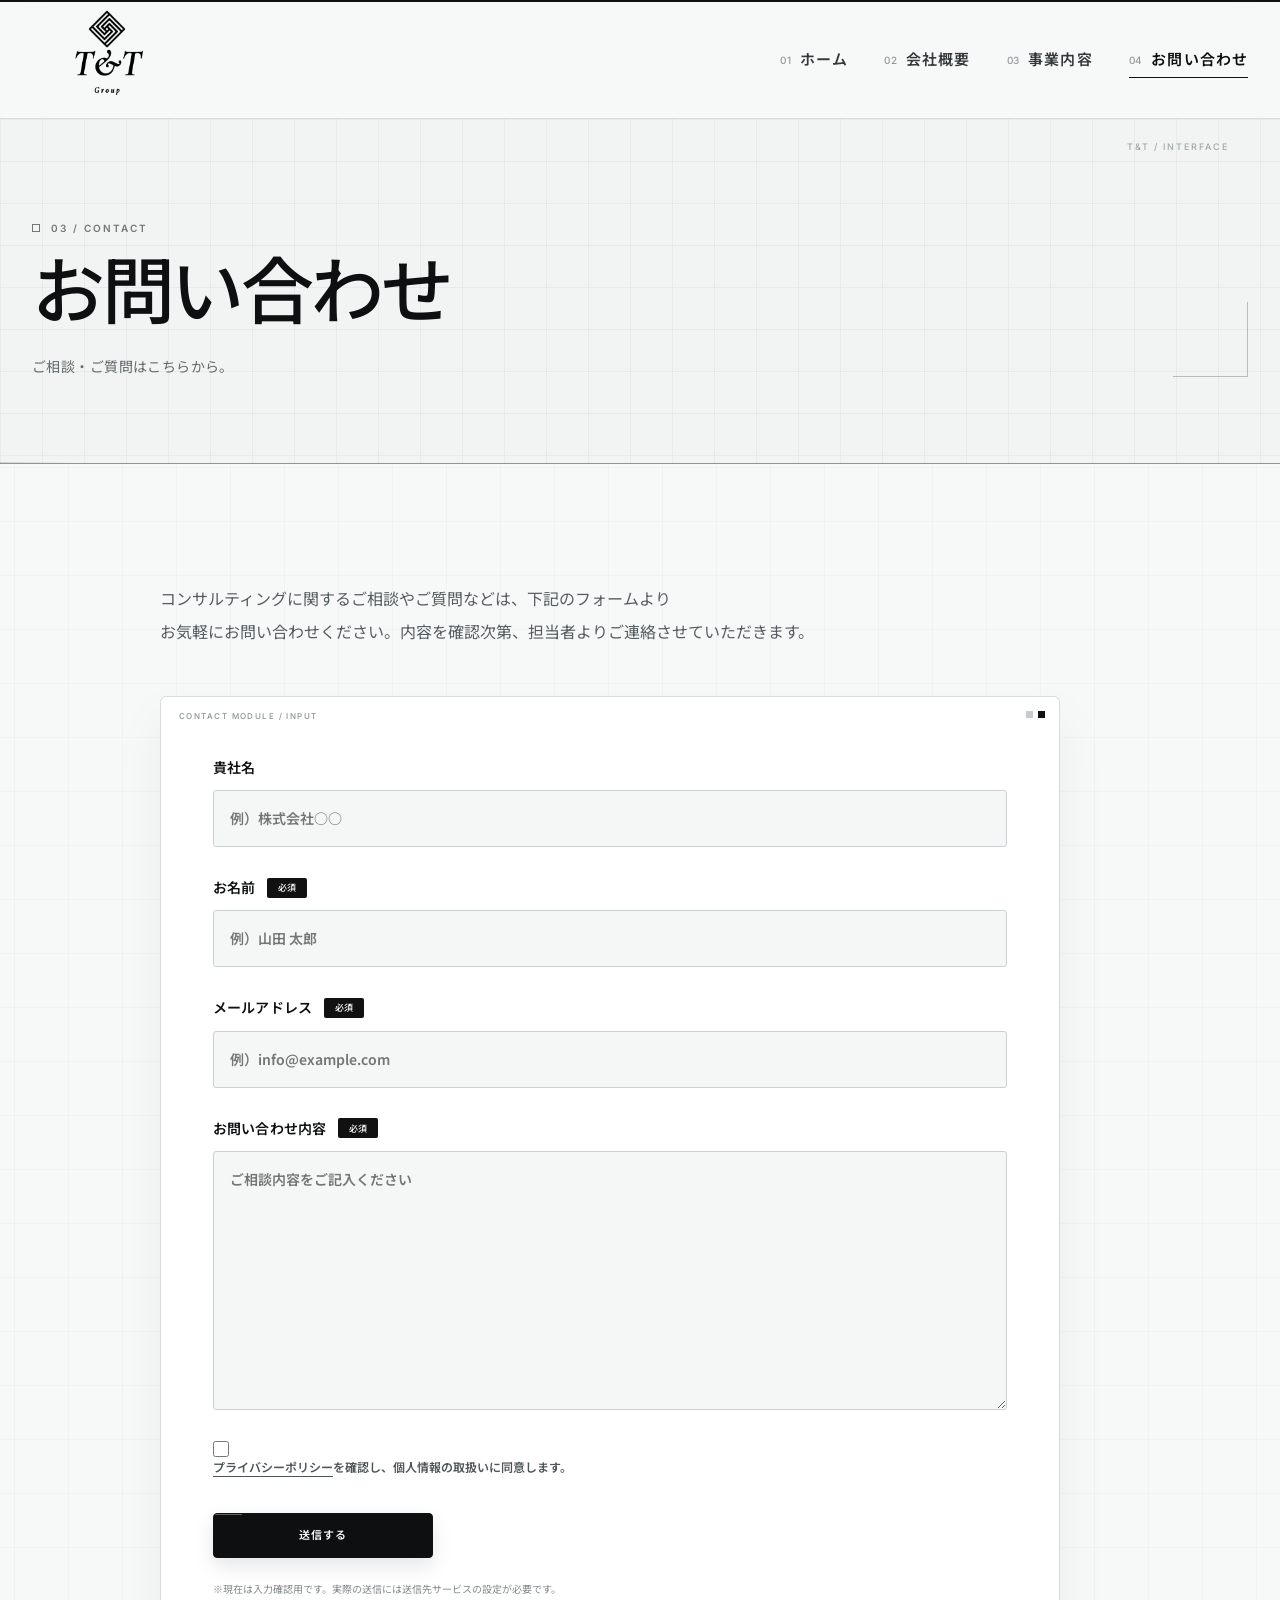
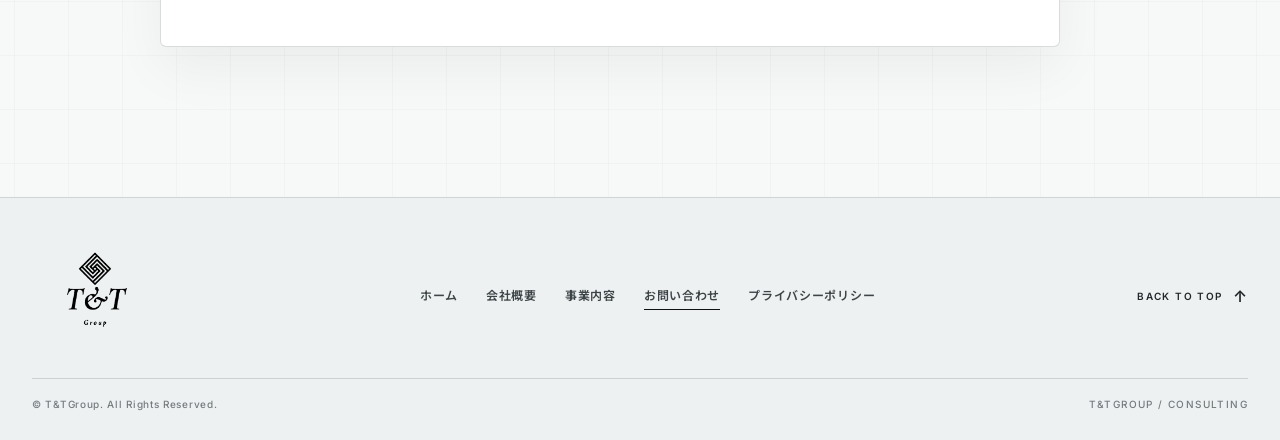
<file: contact.html>
<!doctype html>
<html lang="ja">
<head>
  <meta charset="utf-8">
  <meta name="viewport" content="width=device-width, initial-scale=1">
  <meta name="description" content="コンサルティングに関するご相談・ご質問はT&TGroupへお問い合わせください。">
  <meta property="og:locale" content="ja_JP">
  <meta property="og:type" content="website">
  <meta property="og:site_name" content="T&TGroup">
  <meta property="og:title" content="お問い合わせ | T&TGroup">
  <meta property="og:description" content="コンサルティングに関するご相談・ご質問はT&TGroupへお問い合わせください。">
  <meta property="og:image" content="https://images.pexels.com/photos/7433857/pexels-photo-7433857.jpeg?auto=compress&amp;cs=tinysrgb&amp;w=1600">
  <meta property="og:image:alt" content="ビジネスミーティングで資料を確認するイメージ">
  <meta name="twitter:card" content="summary_large_image">
  <meta name="twitter:title" content="お問い合わせ | T&TGroup">
  <meta name="twitter:description" content="コンサルティングに関するご相談・ご質問はT&TGroupへお問い合わせください。">
  <meta name="twitter:image" content="https://images.pexels.com/photos/7433857/pexels-photo-7433857.jpeg?auto=compress&amp;cs=tinysrgb&amp;w=1600">
  <title>お問い合わせ | T&TGroup</title>
  <link rel="icon" type="image/png" href="assets/logo.png">
  <link rel="apple-touch-icon" href="assets/logo.png">
  <link rel="preconnect" href="https://fonts.googleapis.com">
  <link rel="preconnect" href="https://fonts.gstatic.com" crossorigin>
  <link href="https://fonts.googleapis.com/css2?family=Inter:wght@400;500;600&family=Noto+Sans+JP:wght@400;500;700&display=swap" rel="stylesheet">
  <link rel="stylesheet" href="css/style.css">
  <link rel="stylesheet" href="css/subpages.css">
  <link rel="stylesheet" href="css/animations.css">
  <link rel="stylesheet" href="css/responsive-ja.css?v=20260908-3">
  <link rel="stylesheet" href="css/polish.css">
</head>
<body id="top">
<header class="site-header"><div class="container header-inner"><a class="logo-link" href="index.html"><img src="assets/logo.png" alt="T&TGroup"></a><button class="menu-button" type="button" aria-expanded="false" aria-controls="site-nav">MENU</button><nav id="site-nav" class="site-nav"><a href="index.html">ホーム</a><a href="about.html">会社概要</a><a href="service.html">事業内容</a><a href="contact.html" aria-current="page">お問い合わせ</a></nav></div></header>
<main>
<section class="page-hero"><div class="container"><p class="section-index">03 / CONTACT</p><h1>お問い合わせ</h1><p class="jp-flow"><span class="jp-phrase">ご相談・ご質問は</span><wbr><span class="jp-phrase">こちらから。</span></p></div></section>
<section class="contact-section section"><div class="container contact-container"><div class="contact-lead"><p class="contact-phrase-flow"><span class="jp-phrase">コンサルティングに関する</span><wbr><span class="jp-phrase">ご相談やご質問などは、</span><wbr><span class="jp-phrase">下記のフォームより</span><wbr><span class="jp-phrase">お気軽にお問い合わせください。</span><wbr><span class="jp-phrase">内容を確認次第、</span><wbr><span class="jp-phrase">担当者よりご連絡させていただきます。</span></p></div><form class="contact-form contact-form-box" id="contact-form"><label><span class="form-label">貴社名</span><input name="company" type="text" autocomplete="organization" placeholder="例）株式会社○○"></label><label><span class="form-label">お名前 <em>必須</em></span><input name="name" type="text" autocomplete="name" placeholder="例）山田 太郎" required></label><label><span class="form-label">メールアドレス <em>必須</em></span><input name="email" type="email" autocomplete="email" placeholder="例）info@example.com" required></label><label><span class="form-label">お問い合わせ内容 <em>必須</em></span><textarea name="message" rows="9" placeholder="ご相談内容をご記入ください" required></textarea></label><label class="privacy-consent"><input name="privacy-consent" type="checkbox" required><span><a href="privacy.html">プライバシーポリシー</a>を確認し、個人情報の取扱いに同意します。</span></label><button class="button button-dark contact-submit" type="submit">送信する</button><p class="form-note jp-flow"><span class="jp-phrase">※現在は入力確認用です。</span><wbr><span class="jp-phrase">実際の送信には</span><wbr><span class="jp-phrase">送信先サービスの設定が必要です。</span></p></form></div></section>
</main>
<footer class="site-footer"><div class="container"><div class="footer-main"><a class="footer-logo" href="index.html"><img src="assets/logo.png" alt="T&TGroup"></a><nav class="footer-nav" aria-label="フッターナビ"><a href="index.html">ホーム</a><a href="about.html">会社概要</a><a href="service.html">事業内容</a><a href="contact.html" aria-current="page">お問い合わせ</a><a href="privacy.html">プライバシーポリシー</a></nav><a class="back-to-top" href="#top">BACK TO TOP <span>↑</span></a></div><div class="footer-meta"><p>© T&amp;TGroup. All Rights Reserved.</p><p>T&amp;TGROUP / CONSULTING</p></div></div></footer>
<script src="js/main.js"></script>
</body>
</html>
</file>
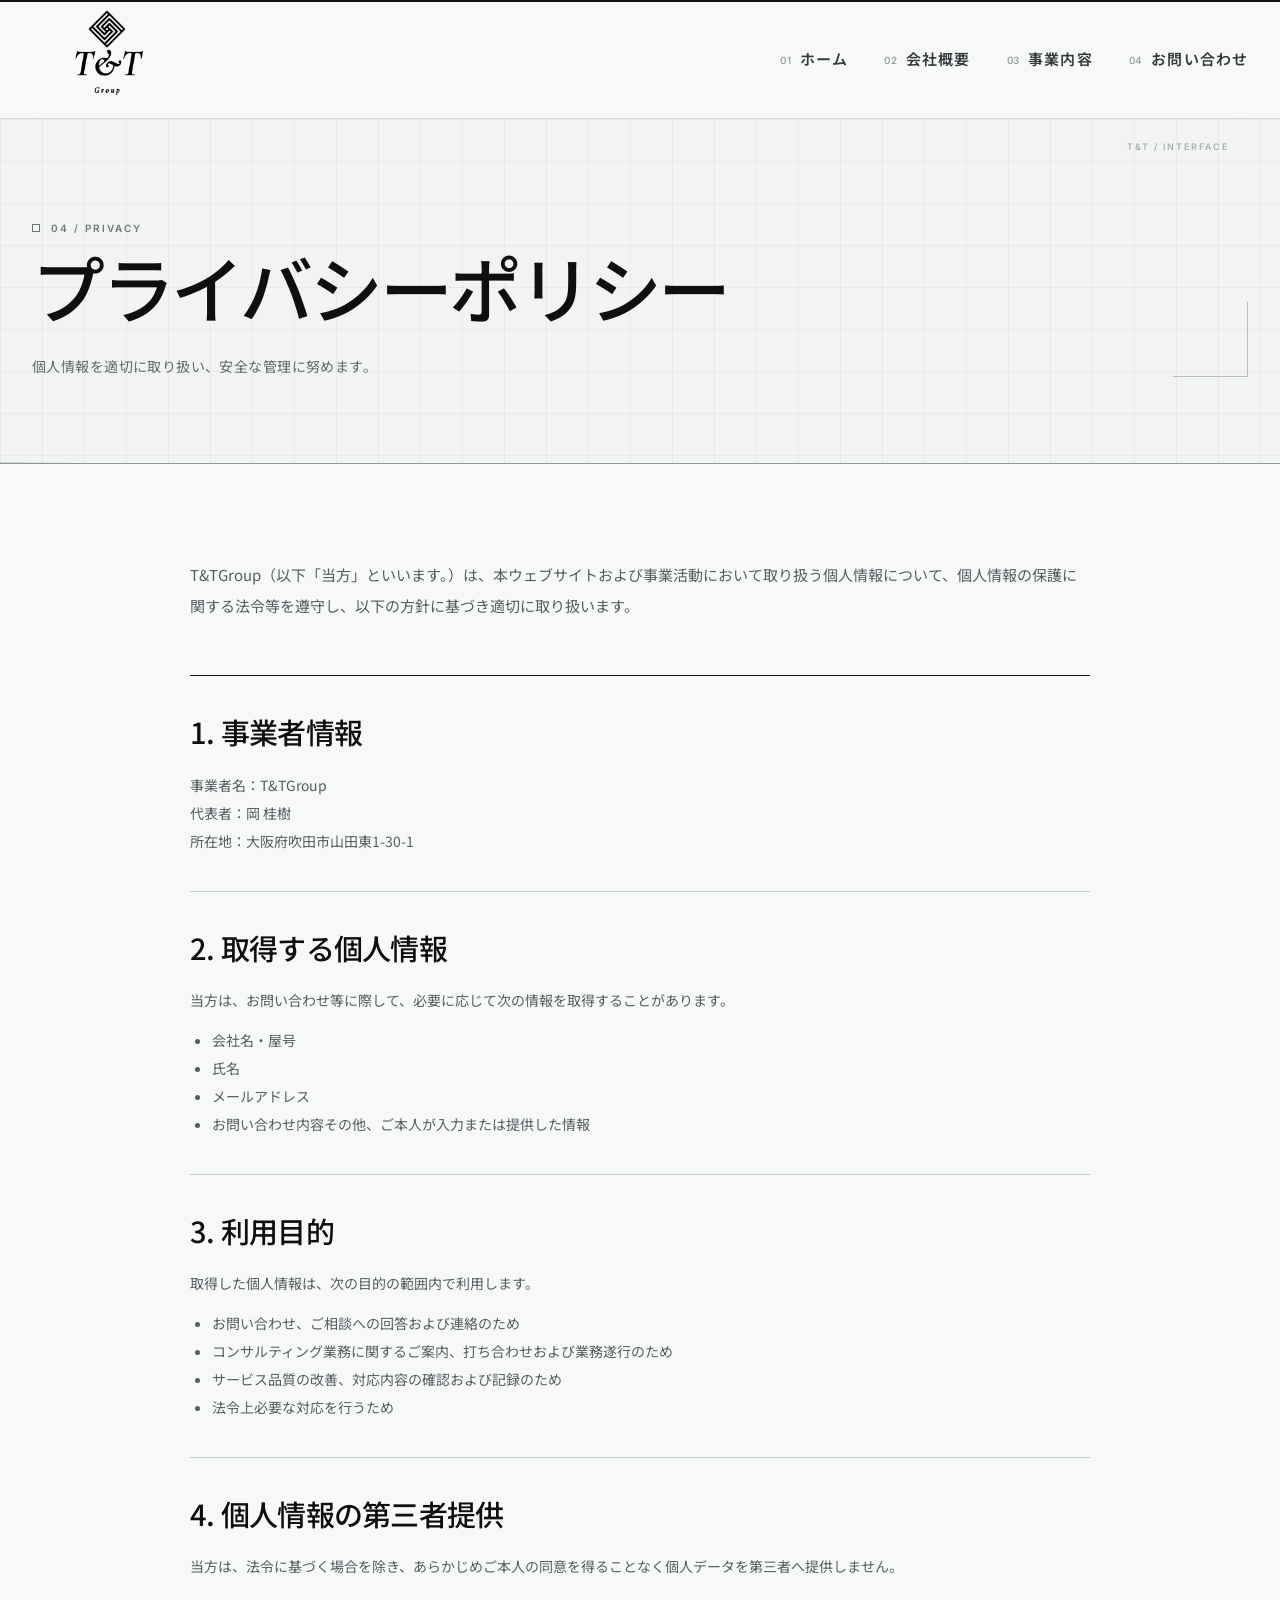
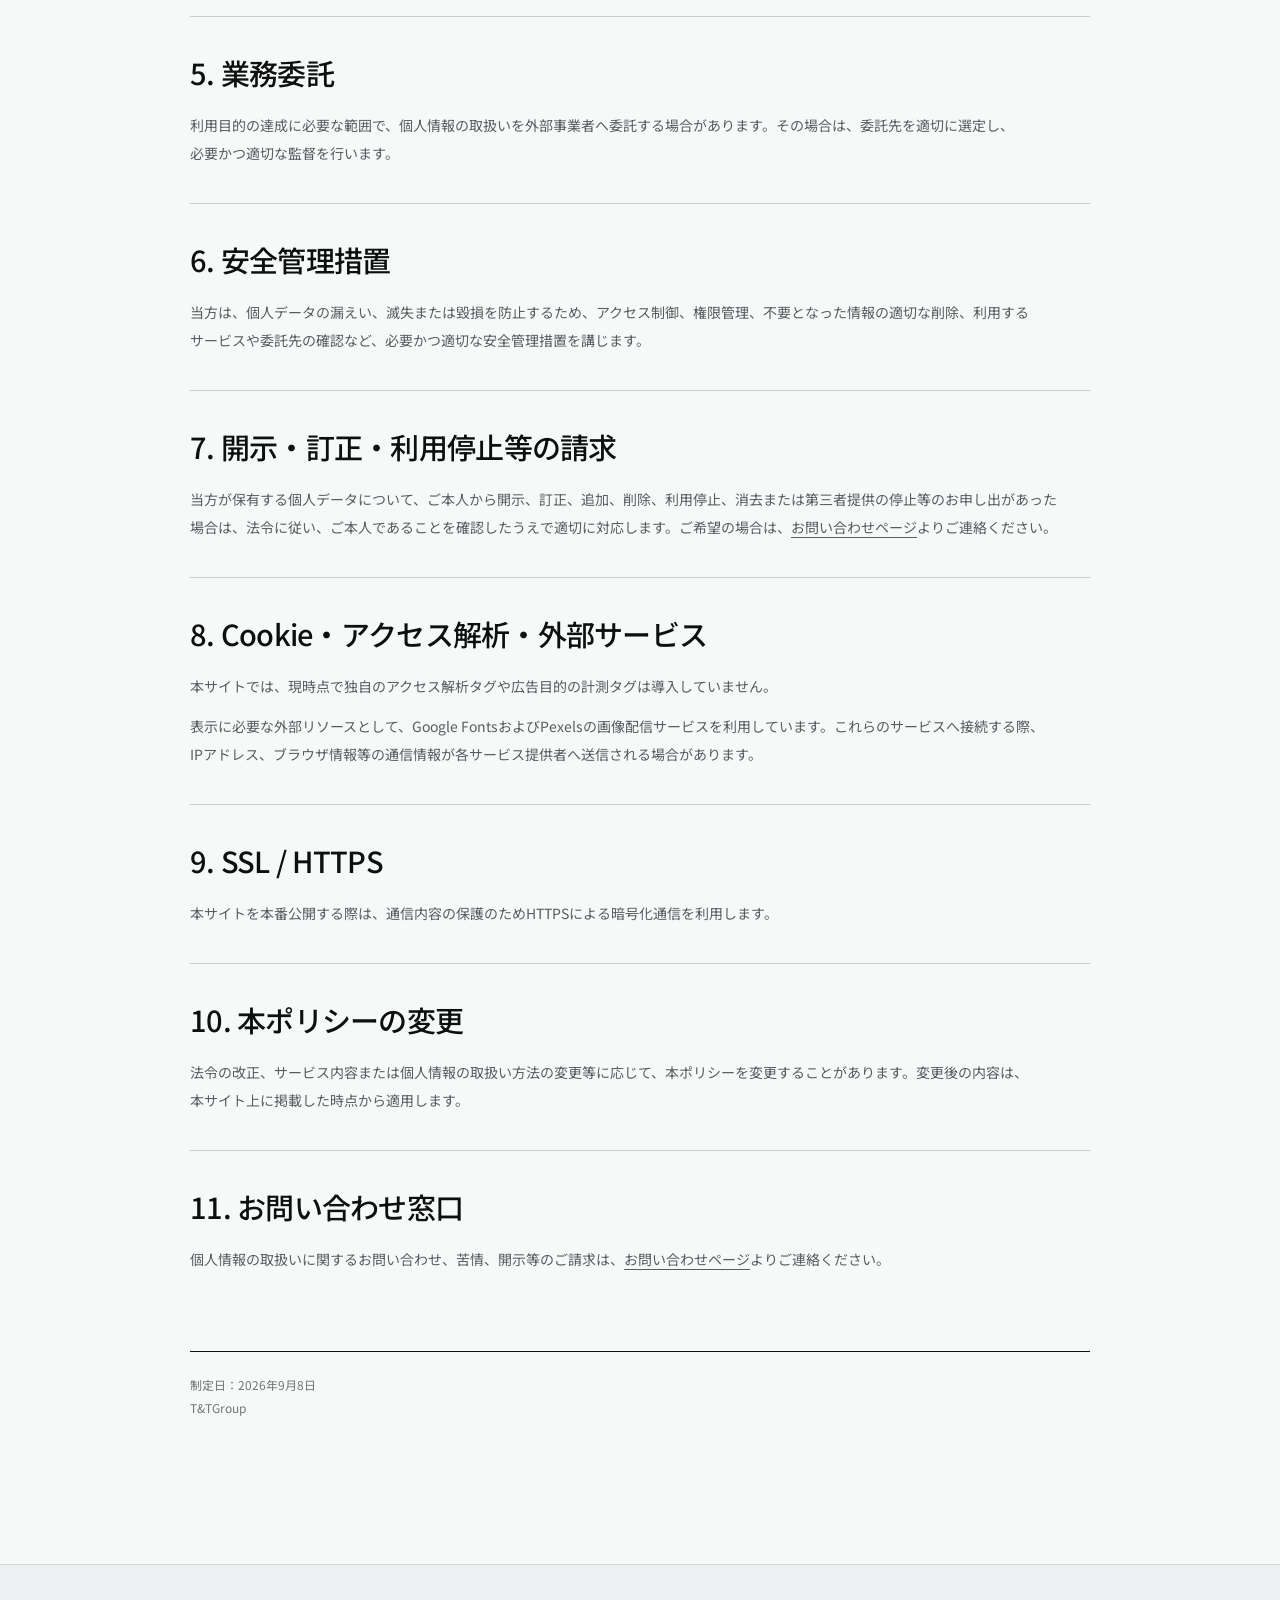
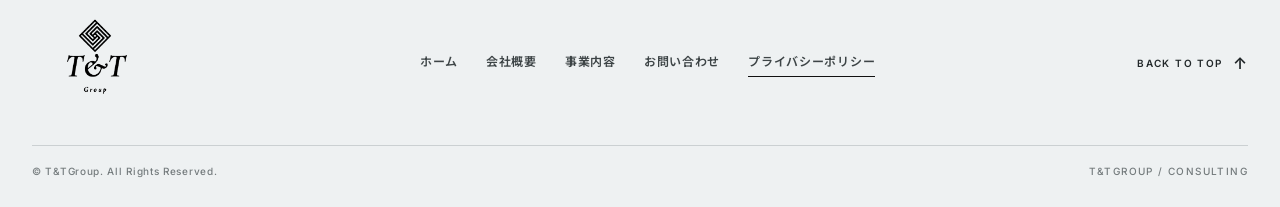
<file: privacy.html>
<!doctype html>
<html lang="ja">
<head>
  <meta charset="utf-8">
  <meta name="viewport" content="width=device-width, initial-scale=1">
  <meta name="description" content="T&TGroupの個人情報の取扱いに関する方針をご案内します。">
  <meta property="og:locale" content="ja_JP">
  <meta property="og:type" content="website">
  <meta property="og:site_name" content="T&TGroup">
  <meta property="og:title" content="プライバシーポリシー | T&TGroup">
  <meta property="og:description" content="T&TGroupの個人情報の取扱いに関する方針をご案内します。">
  <meta property="og:image" content="https://images.pexels.com/photos/7433857/pexels-photo-7433857.jpeg?auto=compress&amp;cs=tinysrgb&amp;w=1600">
  <meta property="og:image:alt" content="ビジネスミーティングで資料を確認するイメージ">
  <meta name="twitter:card" content="summary_large_image">
  <meta name="twitter:title" content="プライバシーポリシー | T&TGroup">
  <meta name="twitter:description" content="T&TGroupの個人情報の取扱いに関する方針をご案内します。">
  <meta name="twitter:image" content="https://images.pexels.com/photos/7433857/pexels-photo-7433857.jpeg?auto=compress&amp;cs=tinysrgb&amp;w=1600">
  <title>プライバシーポリシー | T&TGroup</title>
  <link rel="icon" type="image/png" href="assets/logo.png">
  <link rel="apple-touch-icon" href="assets/logo.png">
  <link rel="preconnect" href="https://fonts.googleapis.com">
  <link rel="preconnect" href="https://fonts.gstatic.com" crossorigin>
  <link href="https://fonts.googleapis.com/css2?family=Inter:wght@400;500;600&family=Noto+Sans+JP:wght@400;500;700&display=swap" rel="stylesheet">
  <link rel="stylesheet" href="css/style.css">
  <link rel="stylesheet" href="css/subpages.css">
  <link rel="stylesheet" href="css/animations.css">
  <link rel="stylesheet" href="css/responsive-ja.css?v=20260908-3">
  <link rel="stylesheet" href="css/polish.css">
</head>
<body id="top">
<header class="site-header"><div class="container header-inner"><a class="logo-link" href="index.html"><img src="assets/logo.png" alt="T&TGroup"></a><button class="menu-button" type="button" aria-expanded="false" aria-controls="site-nav">MENU</button><nav id="site-nav" class="site-nav"><a href="index.html">ホーム</a><a href="about.html">会社概要</a><a href="service.html">事業内容</a><a href="contact.html">お問い合わせ</a></nav></div></header>
<main>
<section class="page-hero"><div class="container"><p class="section-index">04 / PRIVACY</p><h1>プライバシーポリシー</h1><p class="jp-flow"><span class="jp-phrase">個人情報を適切に取り扱い、</span><wbr><span class="jp-phrase">安全な管理に努めます。</span></p></div></section>
<section class="privacy-section section"><div class="container privacy-wrap">
  <p class="privacy-lead jp-flow"><span class="jp-phrase">T&amp;TGroup（以下「当方」といいます。）は、</span><wbr><span class="jp-phrase">本ウェブサイトおよび事業活動において取り扱う個人情報について、</span><wbr><span class="jp-phrase">個人情報の保護に関する法令等を遵守し、</span><wbr><span class="jp-phrase">以下の方針に基づき適切に取り扱います。</span></p>

  <section class="privacy-block"><h2>1. 事業者情報</h2><p>事業者名：T&amp;TGroup<br>代表者：岡 桂樹<br>所在地：大阪府吹田市山田東1-30-1</p></section>

  <section class="privacy-block"><h2>2. 取得する個人情報</h2><p>当方は、お問い合わせ等に際して、必要に応じて次の情報を取得することがあります。</p><ul><li>会社名・屋号</li><li>氏名</li><li>メールアドレス</li><li>お問い合わせ内容その他、ご本人が入力または提供した情報</li></ul></section>

  <section class="privacy-block"><h2>3. 利用目的</h2><p>取得した個人情報は、次の目的の範囲内で利用します。</p><ul><li>お問い合わせ、ご相談への回答および連絡のため</li><li>コンサルティング業務に関するご案内、打ち合わせおよび業務遂行のため</li><li>サービス品質の改善、対応内容の確認および記録のため</li><li>法令上必要な対応を行うため</li></ul></section>

  <section class="privacy-block"><h2>4. 個人情報の第三者提供</h2><p>当方は、法令に基づく場合を除き、あらかじめご本人の同意を得ることなく個人データを第三者へ提供しません。</p></section>

  <section class="privacy-block"><h2>5. 業務委託</h2><p>利用目的の達成に必要な範囲で、個人情報の取扱いを外部事業者へ委託する場合があります。その場合は、委託先を適切に選定し、必要かつ適切な監督を行います。</p></section>

  <section class="privacy-block"><h2>6. 安全管理措置</h2><p>当方は、個人データの漏えい、滅失または毀損を防止するため、アクセス制御、権限管理、不要となった情報の適切な削除、利用するサービスや委託先の確認など、必要かつ適切な安全管理措置を講じます。</p></section>

  <section class="privacy-block"><h2>7. 開示・訂正・利用停止等の請求</h2><p>当方が保有する個人データについて、ご本人から開示、訂正、追加、削除、利用停止、消去または第三者提供の停止等のお申し出があった場合は、法令に従い、ご本人であることを確認したうえで適切に対応します。ご希望の場合は、<a href="contact.html">お問い合わせページ</a>よりご連絡ください。</p></section>

  <section class="privacy-block"><h2>8. Cookie・アクセス解析・外部サービス</h2><p>本サイトでは、現時点で独自のアクセス解析タグや広告目的の計測タグは導入していません。</p><p>表示に必要な外部リソースとして、Google FontsおよびPexelsの画像配信サービスを利用しています。これらのサービスへ接続する際、IPアドレス、ブラウザ情報等の通信情報が各サービス提供者へ送信される場合があります。</p></section>

  <section class="privacy-block"><h2>9. SSL / HTTPS</h2><p>本サイトを本番公開する際は、通信内容の保護のためHTTPSによる暗号化通信を利用します。</p></section>

  <section class="privacy-block"><h2>10. 本ポリシーの変更</h2><p>法令の改正、サービス内容または個人情報の取扱い方法の変更等に応じて、本ポリシーを変更することがあります。変更後の内容は、本サイト上に掲載した時点から適用します。</p></section>

  <section class="privacy-block"><h2>11. お問い合わせ窓口</h2><p>個人情報の取扱いに関するお問い合わせ、苦情、開示等のご請求は、<a href="contact.html">お問い合わせページ</a>よりご連絡ください。</p></section>

  <p class="privacy-meta">制定日：2026年9月8日<br>T&amp;TGroup</p>
</div></section>
</main>
<footer class="site-footer"><div class="container"><div class="footer-main"><a class="footer-logo" href="index.html"><img src="assets/logo.png" alt="T&TGroup"></a><nav class="footer-nav" aria-label="フッターナビ"><a href="index.html">ホーム</a><a href="about.html">会社概要</a><a href="service.html">事業内容</a><a href="contact.html">お問い合わせ</a><a href="privacy.html" aria-current="page">プライバシーポリシー</a></nav><a class="back-to-top" href="#top">BACK TO TOP <span>↑</span></a></div><div class="footer-meta"><p>© T&amp;TGroup. All Rights Reserved.</p><p>T&amp;TGROUP / CONSULTING</p></div></div></footer>
<script src="js/main.js"></script>
</body>
</html>
</file>
<file: css/style.css>
:root{
  --ink:#0d0f10;
  --muted:#666d70;
  --line:#cfd4d6;
  --line-dark:#8e9699;
  --paper:#f7f8f8;
  --surface:#ffffff;
  --soft:#eef1f2;
  --panel:#f2f4f4;
  --max:1240px;
}

*{box-sizing:border-box}
html{scroll-behavior:smooth}
body{
  margin:0;
  background:var(--paper);
  color:var(--ink);
  font-family:"Noto Sans JP",sans-serif;
  line-height:1.8;
  -webkit-font-smoothing:antialiased;
  text-rendering:optimizeLegibility;
}
img{max-width:100%}
a{color:inherit;text-decoration:none}
button,input,textarea{font:inherit}
::selection{background:#111;color:#fff}
.container{width:min(calc(100% - 64px),var(--max));margin:auto}

/* Japanese responsive typography */
h1,h2,h3,.hero-copy,.body-copy,.service-lead,.contact-lead p{
  line-break:strict;
  word-break:normal;
  overflow-wrap:normal;
}
h1,h2,h3{text-wrap:balance}
p{text-wrap:pretty}
.jp-line{display:block;white-space:nowrap}
.jp-phrase{display:inline-block;white-space:nowrap}

/* Header */
.site-header{
  position:sticky;
  top:0;
  z-index:20;
  background:rgba(247,248,248,.90);
  border-top:2px solid #111;
  border-bottom:1px solid rgba(13,15,16,.12);
  backdrop-filter:blur(18px);
  -webkit-backdrop-filter:blur(18px);
}
.header-inner{min-height:88px;display:flex;align-items:center;justify-content:space-between;gap:36px}
.logo-link{display:flex;align-items:center;flex:0 0 auto}
.logo-link img{width:102px;height:70px;object-fit:contain}
.site-nav{display:flex;align-items:center;gap:32px;counter-reset:nav;font:600 13px/1.2 Inter,"Noto Sans JP",sans-serif;letter-spacing:.075em}
.site-nav a{counter-increment:nav;position:relative;display:grid;grid-template-columns:auto auto;align-items:center;gap:8px;padding:10px 0;color:#34393b;transition:color .25s ease}
.site-nav a::before{content:"0" counter(nav);font:500 9px/1 Inter,sans-serif;color:#92999c;letter-spacing:.08em}
.site-nav a::after{content:"";position:absolute;left:0;right:0;bottom:1px;height:1px;background:#111;transform:scaleX(0);transform-origin:right;transition:transform .28s ease}
.site-nav a:hover,.site-nav a[aria-current=page]{color:#0d0f10}
.site-nav a:hover::after,.site-nav a[aria-current=page]::after{transform:scaleX(1);transform-origin:left}
.menu-button{display:none;border:0;background:transparent;padding:10px 0;font:600 12px Inter,sans-serif;letter-spacing:.16em;color:#111}

/* Shared labels */
.kicker,.section-index,.eyebrow{font:600 10px/1.4 Inter,"Noto Sans JP",sans-serif;letter-spacing:.20em;text-transform:uppercase}
.kicker,.section-index{display:flex;align-items:center;gap:11px}
.kicker::before,.section-index::before{content:"";width:6px;height:6px;border:1px solid currentColor;flex:0 0 auto}
.kicker{margin:0 0 28px;color:#43494b}
.section-index{margin:0 0 22px;color:#5d6467}
.eyebrow{color:#737a7d}

/* Hero */
.hero{min-height:660px;display:flex;align-items:center;border-bottom:1px solid var(--line)}
.hero h1{margin:0 0 30px;font-size:clamp(50px,5.7vw,78px);line-height:1.08;letter-spacing:-.055em;font-weight:600}
.hero h1 .hero-emphasis{font-weight:400;color:#4a5052}
.hero-copy{margin:0 0 38px;max-width:560px;color:var(--muted);font-size:15px;line-height:2}

/* Buttons */
.button{
  position:relative;
  display:inline-flex;
  align-items:center;
  justify-content:center;
  gap:24px;
  min-width:218px;
  padding:15px 22px;
  border:1px solid #111;
  border-radius:4px;
  font:600 11px/1.2 Inter,"Noto Sans JP",sans-serif;
  letter-spacing:.10em;
  overflow:hidden;
  transition:color .3s ease,background .3s ease,transform .3s ease,box-shadow .3s ease;
}
.button::before{content:"";position:absolute;left:0;top:0;width:28px;height:1px;background:currentColor;opacity:.35}
.button span{transition:transform .3s ease}
.button:hover span{transform:translate(3px,-3px)}
.button-dark{background:#0d0f10;color:#fff;box-shadow:0 8px 20px rgba(0,0,0,.10)}
.button-dark:hover{background:#fff;color:#111;transform:translateY(-2px);box-shadow:0 12px 26px rgba(0,0,0,.09)}

/* Sections */
.section{padding:118px 0}
.section-light{
  background-color:var(--soft);
  background-image:linear-gradient(rgba(13,15,16,.035) 1px,transparent 1px),linear-gradient(90deg,rgba(13,15,16,.035) 1px,transparent 1px);
  background-size:40px 40px;
}
.home-intro{background:var(--paper)}
.home-intro-grid{display:grid;grid-template-columns:1fr .82fr;gap:120px;align-items:start;padding-top:4px}
.home-intro-grid>div{position:relative;padding-top:27px;border-top:1px solid #111}
.home-intro-grid>div::after{content:"";position:absolute;top:-4px;right:0;width:7px;height:7px;background:#111}
.home-intro h2{margin:0;font-size:clamp(34px,4vw,54px);line-height:1.28;letter-spacing:-.045em;font-weight:500}
.home-intro-grid>p{margin:54px 0 0;color:#575f62;font-size:15px;line-height:2.15}

/* Contents */
.home-links .section-index{margin-bottom:28px}
.link-grid{border-top:1px solid #111}
.feature-link{
  position:relative;
  display:grid;
  grid-template-columns:170px minmax(220px,.85fr) 1fr 42px;
  gap:28px;
  align-items:center;
  min-height:148px;
  padding:26px 20px;
  border-bottom:1px solid #aeb5b7;
  background:rgba(247,248,248,.78);
  transition:background .32s ease,color .32s ease,padding .32s ease;
}
.feature-link::before{content:"";position:absolute;left:0;top:0;bottom:0;width:2px;background:#111;transform:scaleY(0);transform-origin:bottom;transition:transform .32s ease}
.feature-link::after{content:"MODULE";position:absolute;right:62px;top:17px;font:500 8px Inter,sans-serif;letter-spacing:.18em;color:#a0a6a8}
.feature-link span{font:600 10px Inter,sans-serif;letter-spacing:.18em;color:#71787a;transition:color .32s ease}
.feature-link strong{font-size:clamp(24px,2.5vw,34px);line-height:1.3;font-weight:500;letter-spacing:-.025em;transition:transform .32s ease}
.feature-link small{font-size:12px;color:#707779;line-height:1.8;transition:color .32s ease}
.feature-link b{justify-self:end;font:400 25px/1 Inter,sans-serif}
.feature-link:hover{background:#0d0f10;color:#fff;padding-left:30px}
.feature-link:hover::before{transform:scaleY(1)}
.feature-link:hover::after{color:#62686a}
.feature-link:hover span,.feature-link:hover small{color:#c3c7c8}
.feature-link:hover strong{transform:translateX(5px)}

/* Statement */
.statement{
  position:relative;
  padding:126px 0;
  background:#0d0f10;
  color:#fff;
  border-top:1px solid #111;
  border-bottom:1px solid #111;
  background-image:linear-gradient(rgba(255,255,255,.035) 1px,transparent 1px),linear-gradient(90deg,rgba(255,255,255,.035) 1px,transparent 1px);
  background-size:48px 48px;
}
.statement p{margin:0;font:400 clamp(48px,7vw,92px)/1.02 Inter,sans-serif;letter-spacing:-.065em}
.statement em{font-style:normal;color:#aeb4b6}

/* Shared lower-page content */
.two-column{display:grid;grid-template-columns:.8fr 1.2fr;gap:100px}
.section-intro h2,.service-head h2{margin:0 0 26px;font-size:clamp(36px,4vw,54px);line-height:1.22;letter-spacing:-.045em;font-weight:500}
.section-intro>p:last-child{max-width:500px;color:var(--muted);font-size:15px;line-height:2}

.company-data{border-top:1px solid #111}
.data-row{display:grid;grid-template-columns:170px 1fr;gap:30px;padding:22px 8px;border-bottom:1px solid var(--line);font-size:14px;transition:background .25s ease,padding .25s ease}
.data-row:hover{padding-left:16px;padding-right:16px;background:rgba(13,15,16,.035)}
.data-row span{color:var(--muted);font-size:12px;letter-spacing:.05em}
.data-row strong{font-weight:500}

.service-head{display:flex;align-items:end;justify-content:space-between;gap:40px;margin-bottom:55px}
.service-head p{color:var(--muted);margin:0;font-size:14px}
.service-item{display:grid;grid-template-columns:100px 1fr 40px;gap:40px;padding:55px 0;border-top:1px solid #111;border-bottom:1px solid #111}
.service-number{font:500 12px Inter,sans-serif;letter-spacing:.16em}
.service-item h3{font-size:27px;line-height:1.4;margin:0 0 15px}
.service-item p{max-width:760px;color:var(--muted);margin:0;font-size:14px}
.service-arrow{font:400 28px/1 Inter,sans-serif;text-align:right}

/* Contact base */
.contact-section{padding-bottom:150px}
.contact-form{display:flex;flex-direction:column;gap:25px}
.contact-form label{font-size:12px;letter-spacing:.05em}
.contact-form input,.contact-form textarea{display:block;width:100%;margin-top:8px;outline:none;font:inherit;resize:vertical}
.contact-form .button{align-self:flex-start}
.form-note{font-size:10px!important;color:#83898b!important;margin:0!important}

/* Footer */
.site-footer{border-top:1px solid var(--line);padding:36px 0;background:#eef1f2}
.footer-inner{display:flex;align-items:center;justify-content:space-between;gap:32px}
.footer-inner img{width:70px;height:50px;object-fit:contain}
.footer-inner p{margin:0;color:#777e80;font:10px Inter,sans-serif;letter-spacing:.07em}

@media(max-width:900px){
  .site-nav{gap:22px;font-size:12px}
  .feature-link{grid-template-columns:130px 1fr 1fr 34px}
  .home-intro-grid{gap:70px}
}

@media(max-width:760px){
  .container{width:min(calc(100% - 32px),var(--max))}
  .header-inner{min-height:76px}
  .logo-link img{width:82px;height:58px}
  .menu-button{display:block;font-size:13px}
  .site-nav{display:none;position:absolute;top:76px;left:0;right:0;background:rgba(247,248,248,.99);padding:22px 18px 26px;border-bottom:1px solid var(--line);flex-direction:column;align-items:flex-start;gap:11px;font-size:14px}
  .site-nav.open{display:flex}
  .site-nav a{width:100%;padding:9px 0}
  .hero{min-height:auto}
  .hero h1{font-size:clamp(28px,9vw,44px);line-height:1.14;letter-spacing:-.045em}
  .hero-copy{font-size:14px;line-height:1.95}
  .section{padding:82px 0}
  .home-intro-grid{grid-template-columns:1fr;gap:34px}
  .home-intro h2{font-size:clamp(24px,7.1vw,34px);line-height:1.38}
  .home-intro-grid>p{margin:0}
  .feature-link{grid-template-columns:1fr 38px;gap:12px;min-height:166px;padding:24px 4px}
  .feature-link::after{right:46px;top:13px}
  .feature-link span{grid-column:1/2}
  .feature-link strong{grid-column:1/2;font-size:27px}
  .feature-link small{grid-column:1/2}
  .feature-link b{grid-column:2/3;grid-row:1/4;align-self:center}
  .feature-link:hover{padding-left:12px}
  .two-column{grid-template-columns:1fr;gap:55px}
  .data-row{grid-template-columns:112px 1fr;gap:16px;padding:18px 0}
  .statement{padding:90px 0}
  .service-head{display:block;margin-bottom:40px}
  .service-head p{margin-top:20px}
  .service-item{grid-template-columns:1fr;gap:12px;padding:38px 0}
  .service-arrow{display:none}
  .footer-inner{display:block}
  .footer-inner p{margin-top:14px}
}

@media(max-width:360px){
  .container{width:min(calc(100% - 24px),var(--max))}
  .hero h1{font-size:clamp(26px,8.5vw,34px)}
  .home-intro h2{font-size:clamp(22px,6.8vw,28px)}
}
</file>
<file: css/subpages.css>
.media-frame{position:relative;overflow:hidden;background:#e9ecec;border:1px solid rgba(13,15,16,.16);box-shadow:0 24px 64px rgba(0,0,0,.08)}
.media-frame img{display:block;width:100%;height:100%;object-fit:cover;filter:none!important;image-rendering:auto;backface-visibility:hidden}

.page-hero{
  position:relative;
  padding:102px 0 84px;
  background-color:#f2f4f4;
  background-image:linear-gradient(rgba(13,15,16,.045) 1px,transparent 1px),linear-gradient(90deg,rgba(13,15,16,.045) 1px,transparent 1px);
  background-size:42px 42px;
  border-bottom:1px solid var(--line-dark);
  text-align:left;
  overflow:hidden;
}
.page-hero::before{
  content:"T&T / INTERFACE";
  position:absolute;
  right:4%;
  top:22px;
  color:#a0a7a9;
  font:500 9px Inter,sans-serif;
  letter-spacing:.22em;
  pointer-events:none;
}
.page-hero .container{position:relative}
.page-hero .container::after{
  content:"";
  position:absolute;
  right:0;
  bottom:2px;
  width:74px;
  height:74px;
  border-right:1px solid #91989a;
  border-bottom:1px solid #91989a;
  opacity:.6;
}
.page-hero .section-index{margin-bottom:18px;color:#707779}
.page-hero h1{position:relative;z-index:1;margin:0;font:500 clamp(50px,5.7vw,76px)/1.08 Inter,"Noto Sans JP",sans-serif;letter-spacing:-.045em}
.page-hero>div>p:last-child{position:relative;z-index:1;max-width:680px;margin:22px 0 0;color:#62696b;font-size:14px;letter-spacing:.03em;line-break:strict;text-wrap:pretty}

.about-section .container{display:flex;flex-direction:column;gap:58px}
.about-intro-grid{display:grid;grid-template-columns:minmax(0,.88fr) minmax(0,1.12fr);gap:82px;align-items:center}
.about-intro-grid .section-intro{position:relative;padding:28px 0 28px 26px;border-left:1px solid #111}
.about-intro-grid .section-intro::before{content:"01";position:absolute;left:-1px;top:-18px;transform:translateX(-50%);padding:2px 5px;background:var(--paper);font:500 8px Inter,sans-serif;letter-spacing:.12em;color:#7b8284}
.about-intro-grid .eyebrow{margin:0 0 20px;color:#72797b}
.about-company-data{max-width:100%;margin-top:12px}
.about-media{margin:0;aspect-ratio:4/3;min-height:0;border-radius:6px}
.about-media::before{content:"";position:absolute;inset:9px;z-index:2;border:1px solid rgba(255,255,255,.42);border-radius:2px;pointer-events:none}
.about-media::after{content:"OFFICE / NODE";position:absolute;left:14px;bottom:12px;z-index:3;padding:4px 7px;background:rgba(13,15,16,.72);color:#fff;font:500 8px Inter,sans-serif;letter-spacing:.16em;pointer-events:none}

.narrow{max-width:900px}
.narrow h2{margin:0 0 28px;font-size:clamp(38px,4.5vw,58px);line-height:1.22;letter-spacing:-.045em;font-weight:500}
.body-copy{max-width:650px;margin:0;color:#62696b;font-size:15px;line-height:2.1}

.service-detail-wrap{max-width:1080px}
.service-detail-head{display:grid;grid-template-columns:.9fr 1.1fr;gap:94px;align-items:start;margin-bottom:48px;padding:0 0 44px;border-bottom:1px solid #111}
.service-detail-head>div{position:relative;padding-left:22px}
.service-detail-head>div::before{content:"";position:absolute;left:0;top:4px;bottom:4px;width:1px;background:linear-gradient(#111 0 20%,#c8ced0 20% 100%)}
.service-detail-head h2{margin:0;font-size:clamp(38px,4.5vw,58px);line-height:1.2;letter-spacing:-.045em;font-weight:500}
.service-lead{margin:8px 0 0;color:#565e60;font-size:15px;line-height:2.15}
.service-visual{margin:0 auto 64px;aspect-ratio:16/9;min-height:0;border-radius:6px}
.service-visual::before{content:"";position:absolute;inset:9px;z-index:2;border:1px solid rgba(255,255,255,.40);border-radius:2px;pointer-events:none}
.service-visual::after{content:"ANALYSIS / 02";position:absolute;left:14px;bottom:12px;z-index:3;padding:4px 7px;background:rgba(13,15,16,.72);color:#fff;font:500 8px Inter,sans-serif;letter-spacing:.16em;pointer-events:none}
.service-point-list{border-top:1px solid #111}
.service-point{position:relative;display:grid;grid-template-columns:120px 1fr;gap:44px;padding:42px 14px;border-bottom:1px solid #bcc3c5;transition:padding .28s ease,background .28s ease}
.service-point::before{content:"";position:absolute;left:0;top:0;bottom:0;width:2px;background:#111;transform:scaleY(0);transform-origin:bottom;transition:transform .28s ease}
.service-point:hover{padding-left:24px;padding-right:24px;background:rgba(13,15,16,.035)}
.service-point:hover::before{transform:scaleY(1)}
.service-point>span{font:600 10px Inter,sans-serif;letter-spacing:.18em;color:#6e7577}
.service-point h3{margin:0 0 12px;font-size:25px;line-height:1.4;font-weight:500;letter-spacing:-.02em}
.service-point p{margin:0;max-width:760px;color:#656c6e;font-size:14px;line-height:2}

.service-cta{border-top:1px solid rgba(13,15,16,.10)}
.service-cta-inner{display:flex;align-items:flex-end;justify-content:space-between;gap:60px}
.service-cta h2{margin:0 0 18px;font-size:clamp(34px,4vw,52px);line-height:1.25;letter-spacing:-.045em;font-weight:500}
.service-cta p{margin:0;color:#656c6e}

.contact-container{max-width:960px}
.contact-lead{max-width:760px;text-align:left;margin:0 0 48px}
.contact-lead p{margin:0;font-size:16px;line-height:2.05;color:#555d60}
.contact-form-box{
  position:relative;
  max-width:900px;
  margin:0;
  padding:58px 52px 48px;
  gap:28px;
  background:#fff;
  border:1px solid rgba(13,15,16,.15);
  border-radius:6px;
  box-shadow:0 22px 54px rgba(0,0,0,.05);
}
.contact-form-box::before{content:"CONTACT MODULE / INPUT";position:absolute;left:18px;top:14px;font:500 8px Inter,sans-serif;letter-spacing:.18em;color:#8b9294}
.contact-form-box::after{content:"";position:absolute;right:14px;top:14px;width:7px;height:7px;background:#111;box-shadow:-12px 0 0 #c7cdcf}
.contact-form-box label{display:block;font-size:14px;font-weight:600;letter-spacing:.01em}
.form-label{display:flex;align-items:center;gap:12px;margin-bottom:10px}
.form-label em{display:inline-flex;align-items:center;justify-content:center;min-width:40px;height:20px;padding:0 7px;border-radius:2px;background:#111;color:#fff;font:500 9px Inter,"Noto Sans JP",sans-serif;font-style:normal;letter-spacing:.05em}
.contact-form-box input,.contact-form-box textarea{margin:0;border:1px solid #cbd1d3;border-radius:3px;background:#f5f7f7;padding:15px 16px;font-size:14px;transition:border-color .2s ease,background .2s ease,box-shadow .2s ease}
.contact-form-box input:hover,.contact-form-box textarea:hover{border-color:#9ba3a6}
.contact-form-box input:focus,.contact-form-box textarea:focus{border-color:#111;background:#fff;box-shadow:0 0 0 3px rgba(13,15,16,.055)}
.contact-form-box textarea{min-height:210px}
.contact-submit{align-self:flex-start!important;min-width:220px;margin-top:8px}
.contact-form-box .form-note{text-align:left;margin-top:-6px!important}

@media(max-width:900px){
  .about-intro-grid{gap:52px}
  .service-detail-head{gap:58px}
}

@media(max-width:760px){
  .page-hero{padding:72px 0 60px;background-size:32px 32px}
  .page-hero .container::after{width:46px;height:46px}
  .page-hero h1{font-size:clamp(34px,10vw,44px)}
  .about-section .container{gap:42px}
  .about-intro-grid{grid-template-columns:1fr;gap:30px}
  .about-intro-grid .section-intro{padding:18px 0 18px 16px}
  .about-media{min-height:0}
  .narrow h2{font-size:clamp(28px,8vw,40px)}
  .service-detail-head{grid-template-columns:1fr;gap:26px;margin-bottom:34px;padding-bottom:34px}
  .service-detail-head h2{font-size:clamp(30px,8.4vw,42px)}
  .service-lead{font-size:14px}
  .service-visual{aspect-ratio:4/3;min-height:0;margin-bottom:42px}
  .service-point{grid-template-columns:1fr;gap:12px;padding:31px 4px}
  .service-point:hover{padding-left:10px;padding-right:10px}
  .service-point h3{font-size:22px}
  .service-cta-inner{display:block}
  .service-cta h2{font-size:clamp(27px,7.8vw,38px)}
  .service-cta .button{margin-top:30px}
  .contact-lead{margin-bottom:36px}
  .contact-lead p{font-size:15px;line-height:2}
  .contact-form-box{padding:50px 18px 26px;gap:24px;border-radius:4px}
  .contact-form-box label{font-size:14px}
  .contact-form-box input,.contact-form-box textarea{padding:13px 14px}
  .contact-submit{width:100%}
}

@media(max-width:360px){
  .page-hero h1{font-size:32px}
  .narrow h2{font-size:27px}
  .service-detail-head h2{font-size:29px}
  .service-cta h2{font-size:27px}
}
</file>
<file: css/animations.css>
/* T&TGroup / refined IT-style continuous motion */
.hero{
  position:relative;
  overflow:hidden;
  background-color:#f7f8f8;
  background-image:linear-gradient(rgba(13,15,16,.035) 1px,transparent 1px),linear-gradient(90deg,rgba(13,15,16,.035) 1px,transparent 1px),linear-gradient(135deg,#f7f8f8 0%,#eef1f2 100%);
  background-size:46px 46px,46px 46px,100% 100%;
}
.hero::before{
  content:"";
  position:absolute;
  inset:-12%;
  pointer-events:none;
  opacity:.42;
  background:linear-gradient(115deg,transparent 0 46%,rgba(13,15,16,.055) 50%,transparent 54%);
  animation:techSweep 16s ease-in-out infinite;
}
.hero::after{
  content:"";
  position:absolute;
  left:0;
  right:0;
  bottom:0;
  height:1px;
  background:linear-gradient(90deg,transparent,#111 20%,#111 28%,transparent 48%);
  background-size:260% 100%;
  animation:signalLine 10s linear infinite;
}
.hero-grid{position:relative;z-index:1;padding:92px 0 100px}

.media-frame{position:relative}
.media-frame img{transform:none!important;animation:none!important;filter:none!important}
.hero-media,.image-float{animation:framePulse 8s ease-in-out infinite}

.feature-link b{animation:arrowDrift 4s ease-in-out infinite}
.statement{position:relative;overflow:hidden}
.statement::before{
  content:"T&T GROUP / DIGITAL CONSULTING";
  position:absolute;
  left:-4%;
  top:14%;
  white-space:nowrap;
  color:rgba(255,255,255,.035);
  font:600 clamp(90px,14vw,210px)/1 Inter,sans-serif;
  letter-spacing:-.06em;
  animation:textDrift 22s ease-in-out infinite alternate;
  pointer-events:none;
}
.statement::after{
  content:"";
  position:absolute;
  left:0;
  right:0;
  top:0;
  height:1px;
  background:linear-gradient(90deg,transparent,rgba(255,255,255,.7),transparent);
  background-size:240% 100%;
  animation:signalLine 11s linear infinite;
}
.statement .container{position:relative;z-index:1}

.page-hero::after{
  content:"";
  position:absolute;
  left:-30%;
  bottom:0;
  width:36%;
  height:1px;
  background:linear-gradient(90deg,transparent,#111,transparent);
  opacity:.45;
  animation:lineFlow 9s linear infinite;
}

.service-point>span{position:relative;display:inline-block;width:max-content;padding-bottom:12px}
.service-point>span::after{
  content:"";
  position:absolute;
  left:0;
  bottom:0;
  width:50px;
  height:1px;
  background:linear-gradient(90deg,#111 0 30%,#c3c9cb 30% 100%);
  background-size:190% 100%;
  animation:lineFlowShort 6.5s linear infinite;
}

.contact-section{position:relative;overflow:hidden}
.contact-section::before{
  content:"";
  position:absolute;
  inset:-20%;
  pointer-events:none;
  background:linear-gradient(rgba(13,15,16,.025) 1px,transparent 1px),linear-gradient(90deg,rgba(13,15,16,.025) 1px,transparent 1px);
  background-size:54px 54px;
  animation:gridDrift 24s linear infinite;
}
.contact-section>.container{position:relative;z-index:1}
.button-dark{animation:buttonSignal 5s ease-in-out infinite}

@keyframes techSweep{0%,68%{transform:translateX(-18%)}100%{transform:translateX(18%)}}
@keyframes framePulse{0%,100%{box-shadow:0 22px 56px rgba(0,0,0,.07),0 0 0 1px rgba(13,15,16,.02)}50%{box-shadow:0 28px 68px rgba(0,0,0,.10),0 0 0 1px rgba(13,15,16,.06)}}
@keyframes arrowDrift{0%,100%{transform:translate(0,0)}50%{transform:translate(5px,-2px)}}
@keyframes textDrift{from{transform:translateX(-12px)}to{transform:translateX(14px)}}
@keyframes signalLine{from{background-position:220% 0}to{background-position:-40% 0}}
@keyframes lineFlow{0%{transform:translateX(0)}100%{transform:translateX(365%)}}
@keyframes lineFlowShort{from{background-position:100% 0}to{background-position:-90% 0}}
@keyframes gridDrift{from{background-position:0 0,0 0}to{background-position:54px 54px,54px 54px}}
@keyframes buttonSignal{0%,100%{box-shadow:0 8px 20px rgba(0,0,0,.10),0 0 0 0 rgba(13,15,16,0)}50%{box-shadow:0 10px 24px rgba(0,0,0,.12),0 0 0 3px rgba(13,15,16,.035)}}

@media(max-width:760px){
  .hero-grid{padding:64px 0 76px}
  .statement::before{top:30%;font-size:104px}
}

@media(prefers-reduced-motion:reduce){
  *,*::before,*::after{
    animation-duration:.01ms!important;
    animation-iteration-count:1!important;
    transition-duration:.01ms!important;
    scroll-behavior:auto!important;
  }
}
</file>
<file: css/responsive-ja.css>
/* Japanese phrase-aware responsive layout */

/* Base: keep Japanese punctuation rules strict without forcing arbitrary breaks. */
.jp-flow{
  line-break:strict;
  word-break:normal;
  overflow-wrap:normal;
  hyphens:none;
}

/* Modern Chrome / supported browsers: use language-aware phrase analysis.
   Manual phrase wrappers are neutralized so line breaks are chosen at natural
   Japanese phrase boundaries instead of moving one character at a time. */
@supports (word-break:auto-phrase){
  body{
    word-break:auto-phrase;
    line-break:strict;
  }

  .jp-flow{
    word-break:auto-phrase;
    text-wrap:pretty;
  }

  h1.jp-flow,
  h2.jp-flow,
  h3.jp-flow{
    text-wrap:balance;
  }

  .jp-flow .jp-line,
  .jp-flow .jp-phrase{
    display:inline;
    max-width:none;
    white-space:normal!important;
  }

  .jp-flow wbr{
    display:none;
  }
}

/* Fallback for browsers without auto-phrase support: keep the manually defined
   phrase units intact and allow breaks only between those units. */
@supports not (word-break:auto-phrase){
  .jp-flow{
    word-break:keep-all;
  }

  .jp-line{
    display:block;
    white-space:normal!important;
  }

  .jp-phrase{
    display:inline-block;
    max-width:100%;
    white-space:nowrap;
  }

  .jp-flow wbr{
    display:inline;
  }
}

/* Contact lead copy is intentionally controlled by phrase units on every browser.
   This prevents the line ending from shifting one Japanese character at a time. */
.contact-phrase-flow{
  line-break:strict;
  word-break:keep-all!important;
  overflow-wrap:normal;
  text-wrap:wrap!important;
}
.contact-phrase-flow .jp-phrase{
  display:inline-block!important;
  max-width:100%;
  white-space:nowrap!important;
}
.contact-phrase-flow wbr{
  display:inline!important;
}

/* Prevent grid/flex children from collapsing to one-character-wide columns. */
.hero-copy-block,
.home-intro-grid>*,
.about-intro-grid>*,
.service-detail-head>*,
.service-point>*,
.service-cta-inner>*,
.contact-container>*{
  min-width:0;
}

/* Keep a readable text measure so paragraphs reflow by phrase rather than
   becoming extremely narrow columns. */
.hero-copy,
.home-intro-grid>p,
.section-intro>p:last-child,
.body-copy,
.service-lead,
.service-point p,
.service-cta p,
.contact-lead p{
  width:100%;
  max-width:46rem;
}

/* Switch multi-column layouts earlier so Japanese copy keeps a natural measure. */
@media(max-width:1100px){
  .hero-grid{
    grid-template-columns:1fr!important;
    gap:48px!important;
  }

  .hero-copy-block{
    max-width:780px!important;
  }

  .hero-media{
    width:100%;
    max-width:860px!important;
    justify-self:stretch!important;
    aspect-ratio:16/10!important;
  }

  .home-intro-grid{
    grid-template-columns:1fr!important;
    gap:34px!important;
  }

  .home-intro-grid>p{
    margin-top:0!important;
  }

  .about-intro-grid{
    grid-template-columns:1fr!important;
    gap:42px!important;
  }

  .about-media{
    width:100%;
    max-width:860px!important;
    justify-self:stretch!important;
  }

  .service-detail-head{
    grid-template-columns:1fr!important;
    gap:28px!important;
  }
}

@media(max-width:760px){
  .hero-copy,
  .home-intro-grid>p,
  .section-intro>p:last-child,
  .body-copy,
  .service-lead,
  .service-point p,
  .contact-lead p,
  .service-cta p{
    max-width:100%;
  }

  .hero h1{
    font-size:clamp(30px,9vw,42px)!important;
  }

  .home-intro h2,
  .narrow h2,
  .service-detail-head h2,
  .service-cta h2{
    text-wrap:balance;
  }
}
</file>
<file: css/polish.css>
/* T&TGroup / final polish: shared CTA, footer and privacy */
.common-cta{
  position:relative;
  overflow:hidden;
  background:#0d0f10;
  color:#fff;
  border-top:1px solid rgba(255,255,255,.08);
}
.common-cta::before{
  content:"";
  position:absolute;
  inset:0;
  pointer-events:none;
  background-image:linear-gradient(rgba(255,255,255,.035) 1px,transparent 1px),linear-gradient(90deg,rgba(255,255,255,.035) 1px,transparent 1px);
  background-size:48px 48px;
}
.common-cta::after{
  content:"CONTACT / T&TGROUP";
  position:absolute;
  right:4%;
  top:22px;
  color:rgba(255,255,255,.18);
  font:500 9px/1 Inter,sans-serif;
  letter-spacing:.22em;
  pointer-events:none;
}
.common-cta-inner{
  position:relative;
  z-index:1;
  display:grid;
  grid-template-columns:minmax(0,1fr) auto;
  align-items:end;
  gap:64px;
  padding:84px 0 88px;
}
.common-cta .section-index{color:#aeb4b6}
.common-cta h2{
  margin:0 0 18px;
  max-width:760px;
  font-size:clamp(34px,4.8vw,58px);
  line-height:1.2;
  letter-spacing:-.045em;
  font-weight:500;
}
.common-cta p:last-child{
  margin:0;
  color:#b9bec0;
  font-size:14px;
  line-height:2;
}
.common-cta .button{
  min-width:220px;
  background:#fff;
  color:#0d0f10;
  border-color:#fff;
  box-shadow:none;
}
.common-cta .button:hover{
  background:transparent;
  color:#fff;
  border-color:#fff;
}

/* Privacy policy */
.privacy-section{
  padding:96px 0 132px;
}
.privacy-wrap{
  width:min(100%,900px);
}
.privacy-lead{
  margin:0 0 54px;
  color:#555d60;
  font-size:15px;
  line-height:2.05;
}
.privacy-block{
  padding:34px 0 36px;
  border-top:1px solid #c8ced0;
}
.privacy-block:first-of-type{border-top:1px solid #111}
.privacy-block h2{
  margin:0 0 18px;
  font-size:clamp(21px,2.4vw,29px);
  line-height:1.45;
  letter-spacing:-.025em;
  font-weight:500;
}
.privacy-block p,
.privacy-block li{
  color:#565e61;
  font-size:14px;
  line-height:2;
}
.privacy-block p{margin:0}
.privacy-block p+p{margin-top:12px}
.privacy-block ul{
  margin:12px 0 0;
  padding-left:1.4em;
}
.privacy-block a,
.privacy-consent a{
  text-decoration:underline;
  text-decoration-thickness:1px;
  text-underline-offset:4px;
}
.privacy-meta{
  margin-top:42px;
  padding-top:22px;
  border-top:1px solid #111;
  color:#707779;
  font-size:12px;
  line-height:1.9;
}
.privacy-consent{
  display:flex;
  align-items:flex-start;
  gap:10px;
  color:#4d5558;
  font-size:12px!important;
  line-height:1.7;
  letter-spacing:0!important;
}
.privacy-consent input{
  width:16px!important;
  height:16px;
  margin:3px 0 0!important;
  flex:0 0 auto;
}

.site-footer{
  padding:0;
  background:#eef1f2;
  border-top:1px solid #cfd4d6;
}
.footer-main{
  display:grid;
  grid-template-columns:auto minmax(0,1fr) auto;
  align-items:center;
  gap:52px;
  padding:54px 0 38px;
}
.footer-logo{
  display:inline-flex;
  align-items:center;
}
.footer-logo img{
  display:block;
  width:126px;
  height:88px;
  object-fit:contain;
}
.footer-nav{
  display:flex;
  justify-content:center;
  align-items:center;
  gap:28px;
  flex-wrap:wrap;
}
.footer-nav a{
  position:relative;
  padding:7px 0;
  color:#3d4446;
  font:600 12px/1.2 Inter,"Noto Sans JP",sans-serif;
  letter-spacing:.06em;
}
.footer-nav a::after{
  content:"";
  position:absolute;
  left:0;
  right:0;
  bottom:0;
  height:1px;
  background:#111;
  transform:scaleX(0);
  transform-origin:right;
  transition:transform .25s ease;
}
.footer-nav a:hover::after,
.footer-nav a[aria-current="page"]::after{
  transform:scaleX(1);
  transform-origin:left;
}
.back-to-top{
  display:inline-flex;
  align-items:center;
  gap:10px;
  padding:10px 0;
  white-space:nowrap;
  color:#22282a;
  font:600 10px/1 Inter,sans-serif;
  letter-spacing:.14em;
}
.back-to-top span{
  font-size:16px;
  transition:transform .25s ease;
}
.back-to-top:hover span{transform:translateY(-3px)}
.footer-meta{
  display:flex;
  align-items:center;
  justify-content:space-between;
  gap:24px;
  padding:18px 0 28px;
  border-top:1px solid #cbd0d2;
}
.footer-meta p{
  margin:0;
  color:#747b7d;
  font:500 10px/1.5 Inter,"Noto Sans JP",sans-serif;
  letter-spacing:.07em;
}
.footer-meta p:last-child{
  text-transform:uppercase;
  letter-spacing:.14em;
}

@media(max-width:900px){
  .common-cta-inner{
    grid-template-columns:1fr;
    align-items:start;
    gap:34px;
  }
  .footer-main{
    grid-template-columns:auto 1fr;
    gap:34px;
  }
  .footer-nav{
    justify-content:flex-end;
    gap:20px;
  }
  .back-to-top{
    grid-column:1/-1;
    justify-self:end;
  }
}

@media(max-width:760px){
  .common-cta-inner{padding:68px 0 72px}
  .common-cta::after{right:16px;top:16px;font-size:8px}
  .common-cta h2{font-size:clamp(28px,8.2vw,40px)}
  .common-cta .button{width:100%}
  .privacy-section{padding:72px 0 94px}
  .privacy-lead{margin-bottom:38px;font-size:14px}
  .privacy-block{padding:28px 0 30px}
  .privacy-block p,.privacy-block li{font-size:13px}
  .footer-main{
    grid-template-columns:1fr;
    align-items:start;
    gap:26px;
    padding:42px 0 30px;
  }
  .footer-logo img{
    width:116px;
    height:80px;
  }
  .footer-nav{
    justify-content:flex-start;
    gap:12px 22px;
  }
  .footer-nav a{font-size:12px}
  .back-to-top{
    grid-column:auto;
    justify-self:start;
  }
  .footer-meta{
    display:block;
    padding:18px 0 24px;
  }
  .footer-meta p:last-child{margin-top:8px}
}

/* Final brand / navigation scale.
   Kept in the shared stylesheet so every page, including privacy and 404,
   uses the approved header sizing. */
.header-inner{
  min-height:116px;
}
.logo-link img{
  width:150px;
  height:100px;
  object-fit:contain;
}
.site-nav{
  gap:36px;
  font-size:15px;
}
.site-nav a::before{
  font-size:10px;
}
.menu-button{
  font-size:14px;
}

@media(max-width:900px){
  .header-inner{
    min-height:104px;
  }
  .logo-link img{
    width:132px;
    height:90px;
  }
  .site-nav{
    gap:24px;
    font-size:14px;
  }
}

@media(max-width:760px){
  .header-inner{
    min-height:92px;
  }
  .logo-link img{
    width:112px;
    height:76px;
  }
  .menu-button{
    font-size:15px;
  }
  .site-nav{
    top:92px;
    font-size:16px;
  }
}
</file>
